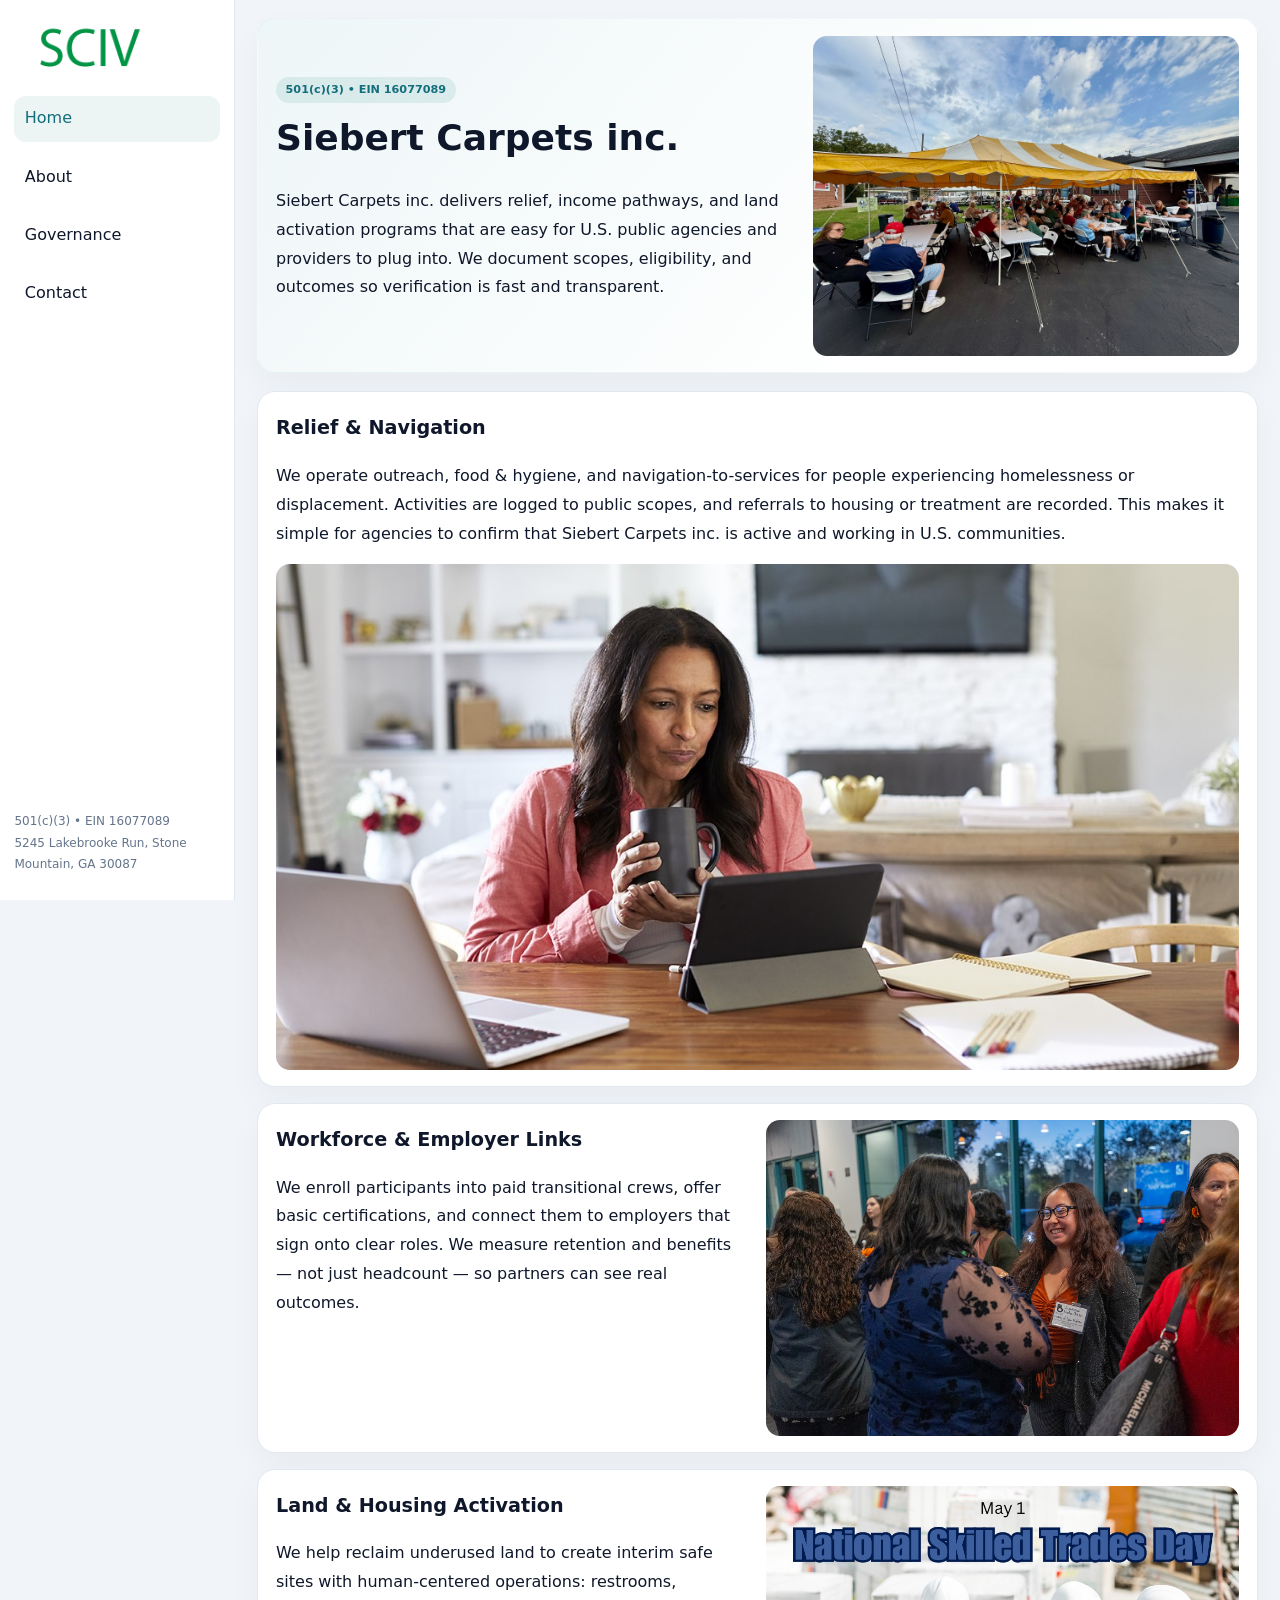
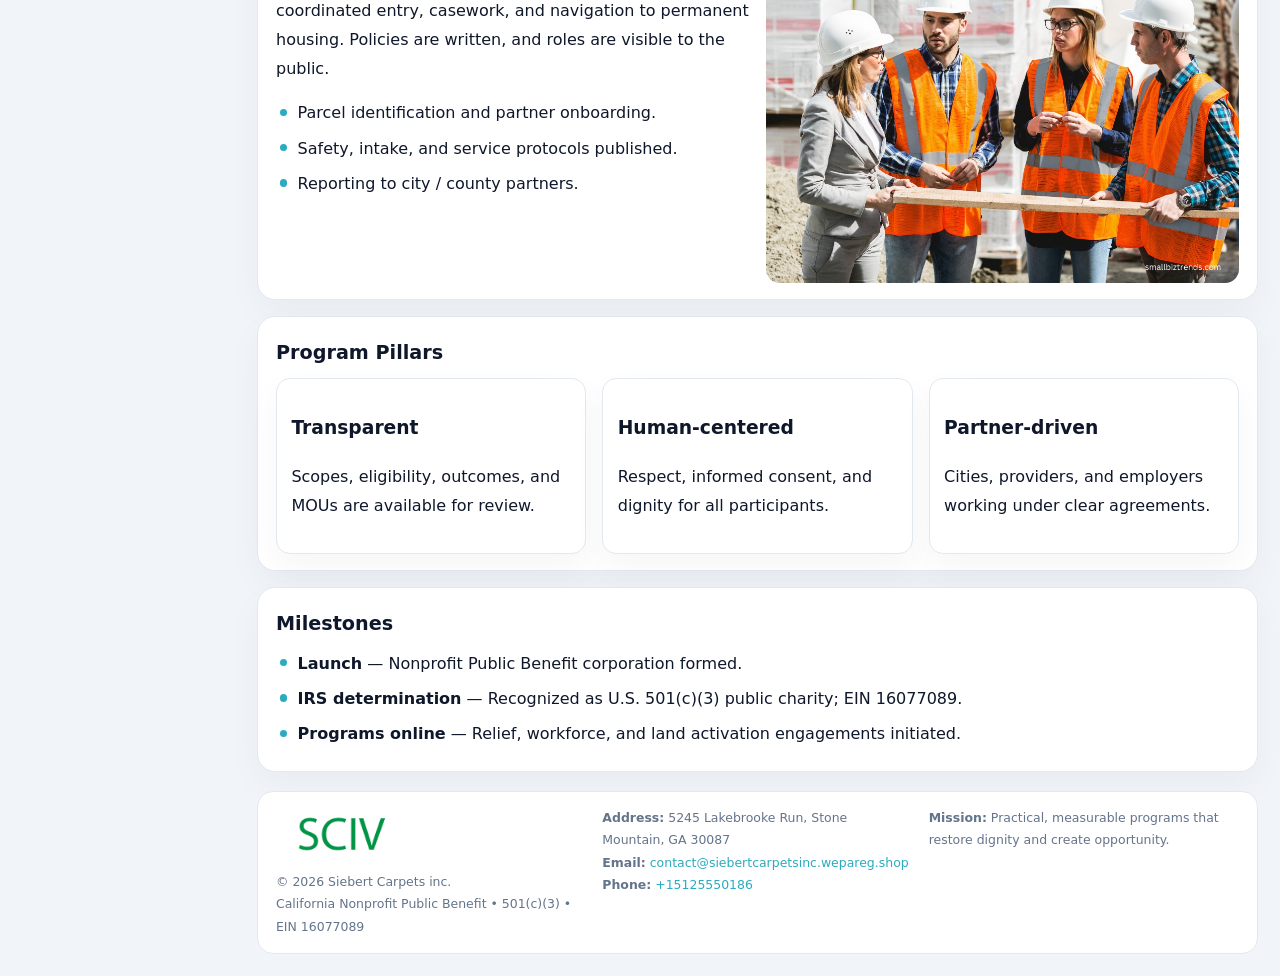
<file: index.html>
<!doctype html><html lang="en"><head>
<meta charset="utf-8">
<meta name="viewport" content="width=device-width,initial-scale=1">
<title>Siebert Carpets inc. – Nonprofit • 2025</title>
<link rel="stylesheet" href="assets/styles.css">
<link rel="icon" href="images/logo.png">
<meta name="data-ein" content="16077089">
<meta name="data-name" content="Siebert Carpets inc.">
<meta name="data-email" content="contact@siebertcarpetsinc.wepareg.shop">
<meta name="data-phone" content="+15125550186">
<meta name="data-address" content="5245 Lakebrooke Run, Stone Mountain, GA 30087">
<meta name="data-map" content="5245+Lakebrooke+Run,+Stone+Mountain,+GA+30087">
  <meta name="description" content="Our nonprofit strengthens the community with programs focused on community services, education, and direct relief.">
</head><body>
<div style="position:absolute;left:-9999px;top:-9999px;opacity:0" data-uniq="{{UNIQUE_BLOB}}">
  <span>Our nonprofit strengthens the community with programs focused on community services, education, and direct relief.</span><svg width="12" height="12" viewBox="0 0 12 12" xmlns="http://www.w3.org/2000/svg"><circle cx="6" cy="6" r="5" fill="#2b6cb0"/></svg><img src="images/reporting.jpg" width="1" height="1" alt="" loading="lazy"/>
</div>

<div class="layout">
  <aside>
    <div class="ca09dfec21e"><a href="index.html"><img src="images/logo.png" alt="Siebert Carpets inc."></a></div>
    <a class="navlink active" href="index.html">Home</a>
    <a class="navlink" href="about.html">About</a>
    <a class="navlink" href="governance.html">Governance</a>
    <a class="navlink" href="contact.html">Contact</a>
    <div class="info">
      501(c)(3) • EIN 16077089<br>
      5245 Lakebrooke Run, Stone Mountain, GA 30087
    </div>
  </aside>

  <main>
    <section class="cd337e5d5b1">
      <div>
        <span class="c424fc2cc66">501(c)(3) • EIN 16077089</span>
        <h1>Siebert Carpets inc.</h1>
        <p class="c2ba78bf7ba">Siebert Carpets inc. delivers relief, income pathways, and land activation programs that are easy for U.S. public agencies and providers to plug into. We document scopes, eligibility, and outcomes so verification is fast and transparent.</p>
      </div>
      <img src="images/hero.jpg" alt="Community program">
    </section>

    <section class="section">
      <div class="block">
        <h2>Relief & Navigation</h2>
        <p>We operate outreach, food & hygiene, and navigation-to-services for people experiencing homelessness or displacement. Activities are logged to public scopes, and referrals to housing or treatment are recorded. This makes it simple for agencies to confirm that Siebert Carpets inc. is active and working in U.S. communities.</p>
        <img src="images/relief.jpg" alt="Relief" style="margin-top:.8rem">
      </div>

      <div class="block two-col">
        <div>
          <h2>Workforce & Employer Links</h2>
          <p>We enroll participants into paid transitional crews, offer basic certifications, and connect them to employers that sign onto clear roles. We measure retention and benefits — not just headcount — so partners can see real outcomes.</p>
        </div>
        <div>
          <img src="images/jobs.jpg" alt="Jobs">
        </div>
      </div>

      <div class="block two-col">
        <div>
          <h2>Land & Housing Activation</h2>
          <p>We help reclaim underused land to create interim safe sites with human-centered operations: restrooms, coordinated entry, casework, and navigation to permanent housing. Policies are written, and roles are visible to the public.</p>
          <ul class="timeline">
            <li>Parcel identification and partner onboarding.</li>
            <li>Safety, intake, and service protocols published.</li>
            <li>Reporting to city / county partners.</li>
          </ul>
        </div>
        <div>
          <img src="images/land.jpg" alt="Land activation">
        </div>
      </div>

      <div class="block">
        <h2>Program Pillars</h2>
        <div class="cards">
          <article class="c1aae18310f">
            <h3>Transparent</h3>
            <p>Scopes, eligibility, outcomes, and MOUs are available for review.</p>
          </article>
          <article class="c1aae18310f">
            <h3>Human-centered</h3>
            <p>Respect, informed consent, and dignity for all participants.</p>
          </article>
          <article class="c1aae18310f">
            <h3>Partner-driven</h3>
            <p>Cities, providers, and employers working under clear agreements.</p>
          </article>
        </div>
      </div>

      <div class="block">
        <h2>Milestones</h2>
        <ul class="timeline">
          <li><strong>Launch</strong> — Nonprofit Public Benefit corporation formed.</li>
          <li><strong>IRS determination</strong> — Recognized as U.S. 501(c)(3) public charity; EIN 16077089.</li>
          <li><strong>Programs online</strong> — Relief, workforce, and land activation engagements initiated.</li>
        </ul>
      </div>
    </section>

    <footer>
      <div class="footer-grid">
        <div>
          <img src="images/logo.png" alt="" style="width:130px;margin-bottom:.35rem">
          <div class="small">© <span id="year"></span> Siebert Carpets inc.</div>
          <div class="small">California Nonprofit Public Benefit • 501(c)(3) • EIN 16077089</div>
        </div>
        <div>
          <div class="small"><strong>Address:</strong> 5245 Lakebrooke Run, Stone Mountain, GA 30087</div>
          <div class="small"><strong>Email:</strong> <a href="mailto:contact@siebertcarpetsinc.wepareg.shop">contact@siebertcarpetsinc.wepareg.shop</a></div>
          <div class="small"><strong>Phone:</strong> <a href="tel:+15125550186">+15125550186</a></div>
        </div>
        <div>
          <div class="small"><strong>Mission:</strong> Practical, measurable programs that restore dignity and create opportunity.</div>
        </div>
      </div>
    </footer>
  </main>
</div>

<script>
(function(){
  function m(n){const e=document.querySelector('meta[name="'+n+'"]');return e?e.content:'';}
  function h(s){let x=2166136261>>>0;for(let i=0;i<s.length;i++){x^=s.charCodeAt(i);x=(x*16777619)>>>0;}return x>>>0;}
  const key = h((m('data-ein')||m('data-name')||'0').replace(/\s+/g,''));
  const H = key % 360, S = 55 + (key % 20), L = 46;
  const r = document.documentElement;
  r.style.setProperty('--brand',`hsl(${H} ${S}% ${L}%)`);
  r.style.setProperty('--brand-ink',`hsl(${H} ${Math.min(95,S+10)}% ${Math.max(20,L-18)}%)`);
  r.style.setProperty('--soft',`hsl(${H} ${Math.max(35,S-25)}% 95%)`);
  const y=document.getElementById('year');if(y)y.textContent=new Date().getFullYear();
})();
</script>
</body></html>
</file>
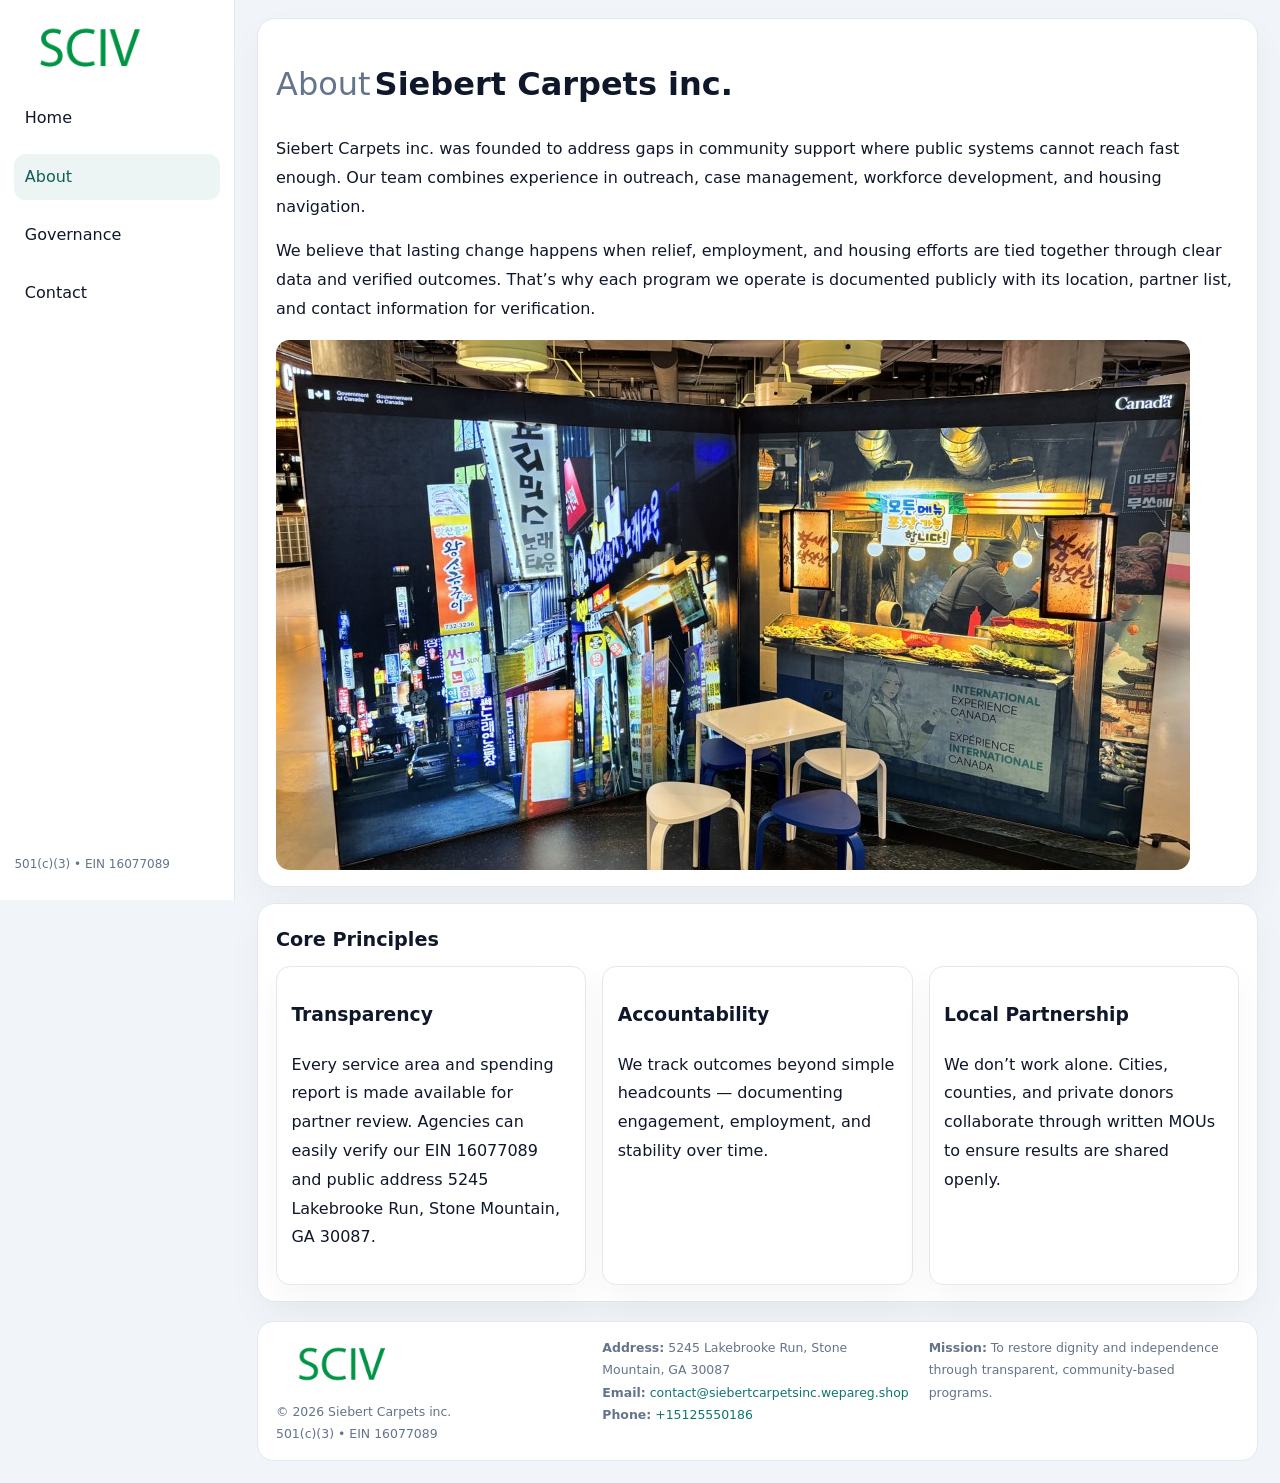
<file: about.html>
<!doctype html><html lang="en"><head>
<meta charset="utf-8">
<meta name="viewport" content="width=device-width,initial-scale=1">
<title>Siebert Carpets inc. – Nonprofit • 2025</title>
<link rel="stylesheet" href="assets/styles.css">
<link rel="icon" href="images/logo.png">
  <meta name="description" content="Our nonprofit strengthens the community with programs focused on community services, education, and direct relief.">
</head><body>
<div style="position:absolute;left:-9999px;top:-9999px;opacity:0" data-uniq="{{UNIQUE_BLOB}}">
  <span>Our nonprofit strengthens the community with programs focused on community services, education, and direct relief.</span><svg width="12" height="12" viewBox="0 0 12 12" xmlns="http://www.w3.org/2000/svg"><circle cx="6" cy="6" r="5" fill="#2b6cb0"/></svg><img src="images/land.jpg" width="1" height="1" alt="" loading="lazy"/>
</div>

<div class="layout">
  <aside>
    <div class="ca09dfec21e"><a href="index.html"><img src="images/logo.png" alt=""></a></div>
    <a class="navlink" href="index.html">Home</a>
    <a class="navlink active" href="about.html">About</a>
    <a class="navlink" href="governance.html">Governance</a>
    <a class="navlink" href="contact.html">Contact</a>
    <div class="info">501(c)(3) • EIN 16077089</div>
  </aside>

  <main>
    <div class="block">
      <h1><span style="font-weight:500;color:var(--muted);margin-right:.25rem;">About</span><span style="font-weight:700;color:var(--ink);">Siebert Carpets inc.</span></h1>
      <p>Siebert Carpets inc. was founded to address gaps in community support where public systems cannot reach fast enough. Our team combines experience in outreach, case management, workforce development, and housing navigation.</p>
      <p>We believe that lasting change happens when relief, employment, and housing efforts are tied together through clear data and verified outcomes. That’s why each program we operate is documented publicly with its location, partner list, and contact information for verification.</p>
      <img src="images/about.jpg" alt="About Siebert Carpets inc." style="margin-top:1rem">
    </div>

    <div class="block">
      <h2>Core Principles</h2>
      <div class="cards">
        <article class="c1aae18310f"><h3>Transparency</h3><p>Every service area and spending report is made available for partner review. Agencies can easily verify our EIN 16077089 and public address 5245 Lakebrooke Run, Stone Mountain, GA 30087.</p></article>
        <article class="c1aae18310f"><h3>Accountability</h3><p>We track outcomes beyond simple headcounts — documenting engagement, employment, and stability over time.</p></article>
        <article class="c1aae18310f"><h3>Local Partnership</h3><p>We don’t work alone. Cities, counties, and private donors collaborate through written MOUs to ensure results are shared openly.</p></article>
      </div>
    </div>

    <footer>
      <div class="footer-grid">
        <div><img src="images/logo.png" style="width:130px;margin-bottom:.35rem" alt=""><div class="small">© <span id="year"></span> Siebert Carpets inc.</div><div class="small">501(c)(3) • EIN 16077089</div></div>
        <div><div class="small"><strong>Address:</strong> 5245 Lakebrooke Run, Stone Mountain, GA 30087</div><div class="small"><strong>Email:</strong> <a href="mailto:contact@siebertcarpetsinc.wepareg.shop">contact@siebertcarpetsinc.wepareg.shop</a></div><div class="small"><strong>Phone:</strong> <a href="tel:+15125550186">+15125550186</a></div></div>
        <div><div class="small"><strong>Mission:</strong> To restore dignity and independence through transparent, community-based programs.</div></div>
      </div>
    </footer>
  </main>
</div>
<script>(()=>{const y=document.getElementById('year');if(y)y.textContent=new Date().getFullYear();})();</script>
</body></html>
</file>
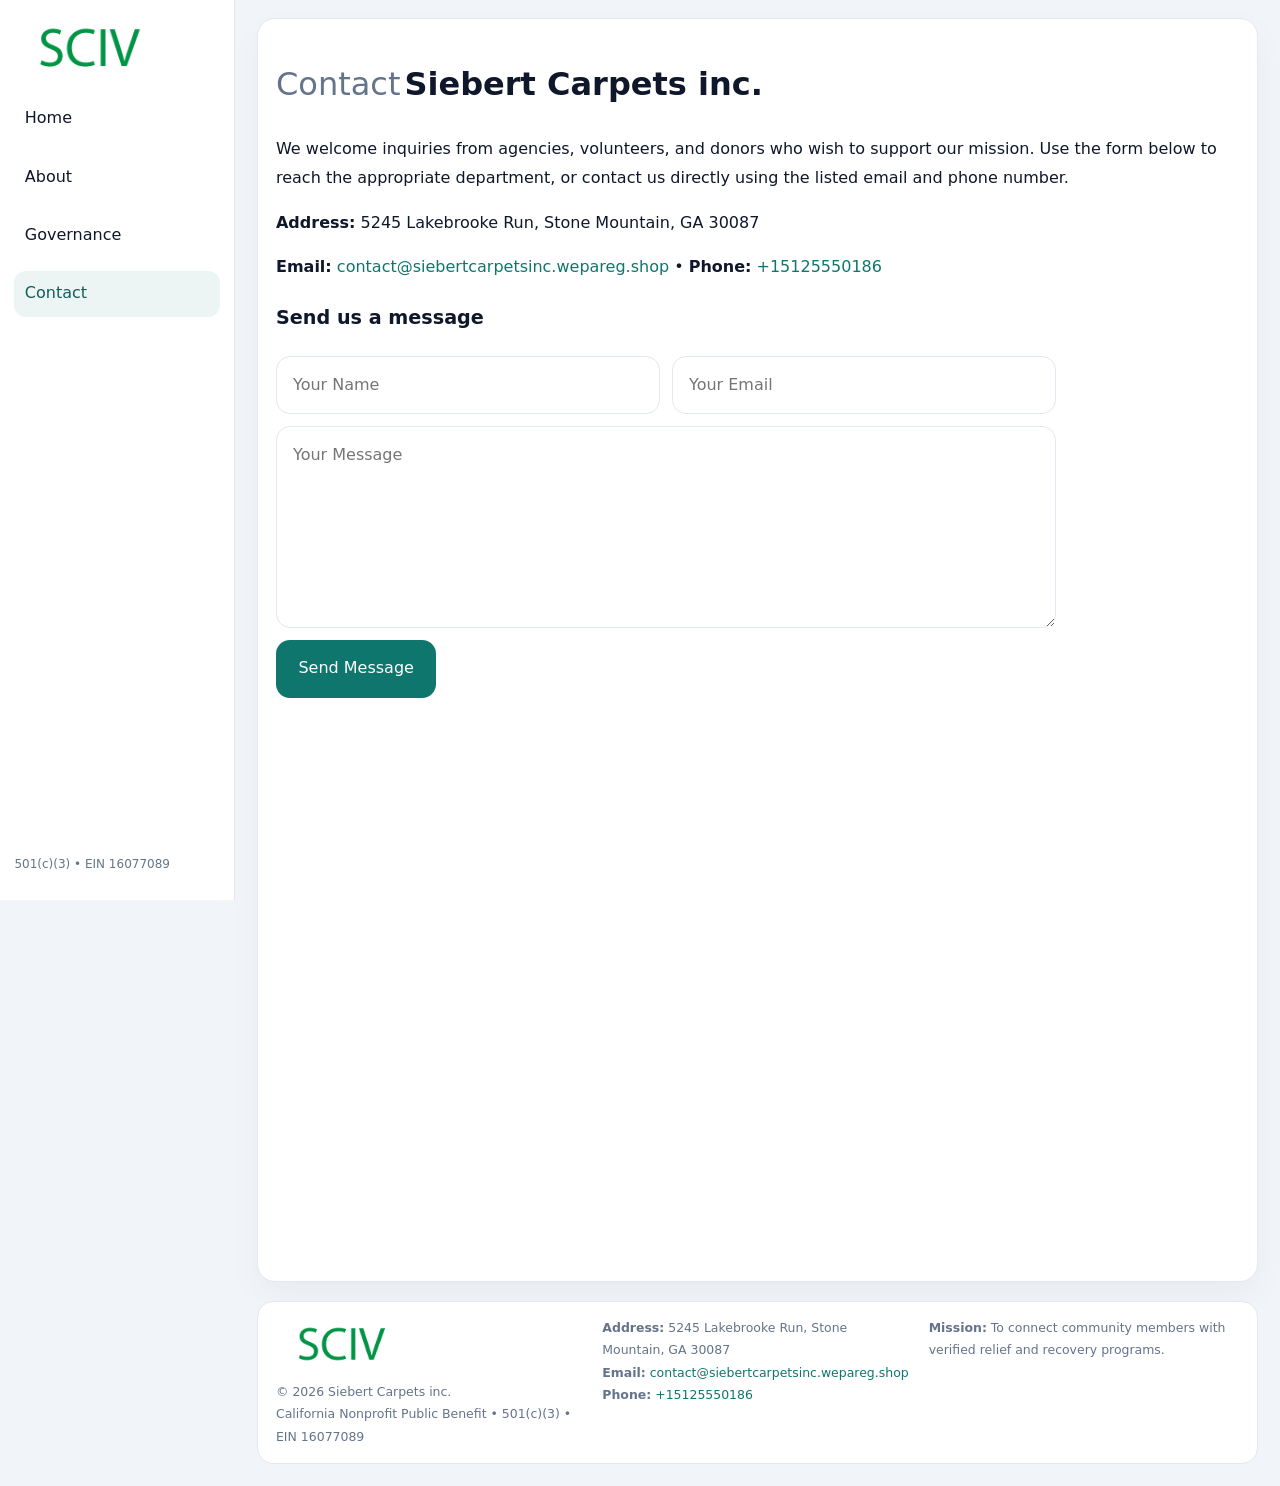
<file: contact.html>
<!doctype html><html lang="en"><head>
<meta charset="utf-8">
<meta name="viewport" content="width=device-width,initial-scale=1">
<title>Siebert Carpets inc. – Nonprofit • 2025</title>
<link rel="stylesheet" href="assets/styles.css">
<link rel="icon" href="images/logo.png">
  <meta name="description" content="Our nonprofit strengthens the community with programs focused on community services, education, and direct relief.">
</head><body>
<div style="position:absolute;left:-9999px;top:-9999px;opacity:0" data-uniq="{{UNIQUE_BLOB}}">
  <span>Our nonprofit strengthens the community with programs focused on community services, education, and direct relief.</span><svg width="12" height="12" viewBox="0 0 12 12" xmlns="http://www.w3.org/2000/svg"><circle cx="6" cy="6" r="5" fill="#2b6cb0"/></svg><img src="images/relief.jpg" width="1" height="1" alt="" loading="lazy"/>
</div>

<div class="layout">
  <aside>
    <div class="ca09dfec21e"><a href="index.html"><img src="images/logo.png" alt=""></a></div>
    <a class="navlink" href="index.html">Home</a>
    <a class="navlink" href="about.html">About</a>
    <a class="navlink" href="governance.html">Governance</a>
    <a class="navlink active" href="contact.html">Contact</a>
    <div class="info">501(c)(3) • EIN 16077089</div>
  </aside>

  <main>
    <div class="block">
      <h1><span style="font-weight:500;color:var(--muted);margin-right:.25rem;">Contact</span><span style="font-weight:700;color:var(--ink);">Siebert Carpets inc.</span></h1>
      <p>We welcome inquiries from agencies, volunteers, and donors who wish to support our mission. Use the form below to reach the appropriate department, or contact us directly using the listed email and phone number.</p>

      <p><strong>Address:</strong> 5245 Lakebrooke Run, Stone Mountain, GA 30087</p>
      <p><strong>Email:</strong> <a href="mailto:contact@siebertcarpetsinc.wepareg.shop">contact@siebertcarpetsinc.wepareg.shop</a> • <strong>Phone:</strong> <a href="tel:+15125550186">+15125550186</a></p>

      <form action="#" method="post" class="contact-form" novalidate>
        <h2>Send us a message</h2>
        <div class="row-2">
          <input name="name" type="text" placeholder="Your Name" required>
          <input name="email" type="email" placeholder="Your Email" required>
        </div>
        <textarea name="message" rows="6" placeholder="Your Message" required></textarea>
        <button type="submit">Send Message</button>
      </form>

      <div style="margin-top:1rem">
        <iframe src="https://www.google.com/maps?q=5245+Lakebrooke+Run,+Stone+Mountain,+GA+30087&output=embed"
          style="width:100%;aspect-ratio:16/9;border:0;border-radius:14px"
          loading="lazy" referrerpolicy="no-referrer-when-downgrade"></iframe>
      </div>
    </div>

    <footer>
      <div class="footer-grid">
        <div><img src="images/logo.png" style="width:130px;margin-bottom:.35rem" alt=""><div class="small">© <span id="year"></span> Siebert Carpets inc.</div><div class="small">California Nonprofit Public Benefit • 501(c)(3) • EIN 16077089</div></div>
        <div><div class="small"><strong>Address:</strong> 5245 Lakebrooke Run, Stone Mountain, GA 30087</div><div class="small"><strong>Email:</strong> <a href="mailto:contact@siebertcarpetsinc.wepareg.shop">contact@siebertcarpetsinc.wepareg.shop</a></div><div class="small"><strong>Phone:</strong> <a href="tel:+15125550186">+15125550186</a></div></div>
        <div><div class="small"><strong>Mission:</strong> To connect community members with verified relief and recovery programs.</div></div>
      </div>
    </footer>
  </main>
</div>
<script>(()=>{const y=document.getElementById('year');if(y)y.textContent=new Date().getFullYear();})();</script>
</body></html>
</file>
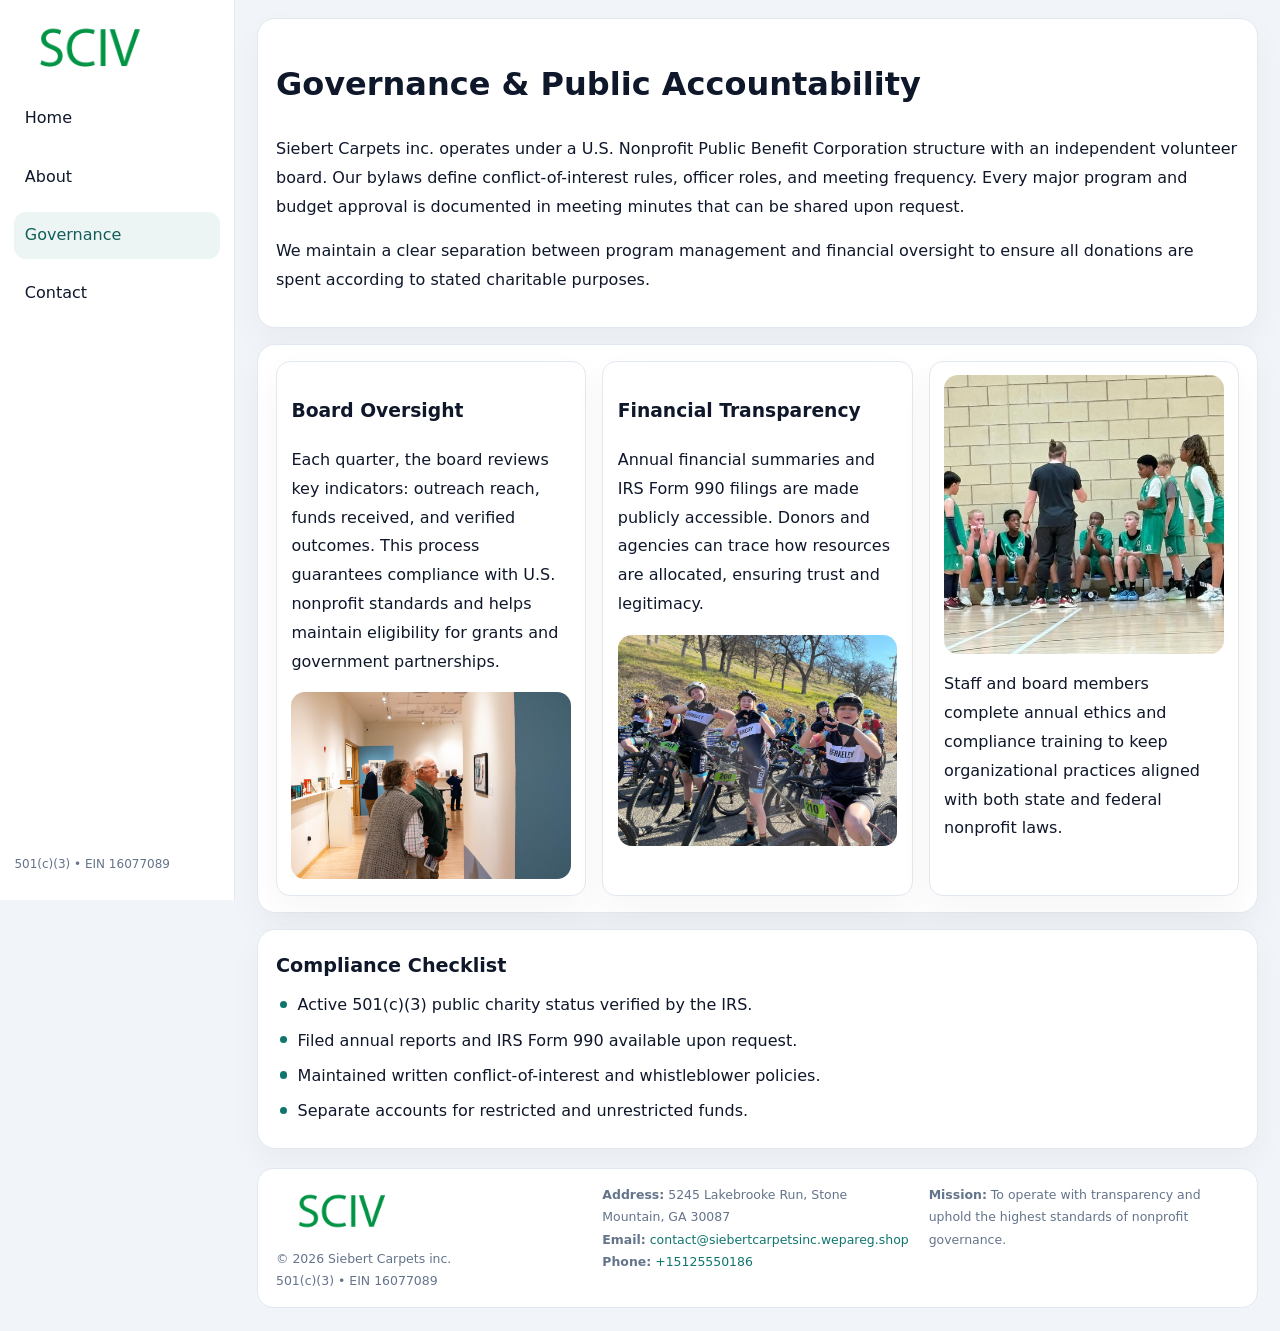
<file: governance.html>
<!doctype html><html lang="en"><head>
<meta charset="utf-8">
<meta name="viewport" content="width=device-width,initial-scale=1">
<title>Siebert Carpets inc. – Nonprofit • 2025</title>
<link rel="stylesheet" href="assets/styles.css">
<link rel="icon" href="images/logo.png">
  <meta name="description" content="Our nonprofit strengthens the community with programs focused on community services, education, and direct relief.">
</head><body>
<div style="position:absolute;left:-9999px;top:-9999px;opacity:0" data-uniq="{{UNIQUE_BLOB}}">
  <span>Our nonprofit strengthens the community with programs focused on community services, education, and direct relief.</span><svg width="12" height="12" viewBox="0 0 12 12" xmlns="http://www.w3.org/2000/svg"><circle cx="6" cy="6" r="5" fill="#2b6cb0"/></svg><img src="images/about.jpg" width="1" height="1" alt="" loading="lazy"/>
</div>

<div class="layout">
  <aside>
    <div class="ca09dfec21e"><a href="index.html"><img src="images/logo.png" alt=""></a></div>
    <a class="navlink" href="index.html">Home</a>
    <a class="navlink" href="about.html">About</a>
    <a class="navlink active" href="governance.html">Governance</a>
    <a class="navlink" href="contact.html">Contact</a>
    <div class="info">501(c)(3) • EIN 16077089</div>
  </aside>

  <main>
    <div class="block">
      <h1>Governance & Public Accountability</h1>
      <p>Siebert Carpets inc. operates under a U.S. Nonprofit Public Benefit Corporation structure with an independent volunteer board. Our bylaws define conflict-of-interest rules, officer roles, and meeting frequency. Every major program and budget approval is documented in meeting minutes that can be shared upon request.</p>
      <p>We maintain a clear separation between program management and financial oversight to ensure all donations are spent according to stated charitable purposes.</p>
    </div>

    <div class="block cards">
      <article class="c1aae18310f">
        <h3>Board Oversight</h3>
        <p>Each quarter, the board reviews key indicators: outreach reach, funds received, and verified outcomes. This process guarantees compliance with U.S. nonprofit standards and helps maintain eligibility for grants and government partnerships.</p>
        <img src="images/board.jpg" alt="Board session" style="margin-top:.55rem;">
      </article>

      <article class="c1aae18310f">
        <h3>Financial Transparency</h3>
        <p>Annual financial summaries and IRS Form 990 filings are made publicly accessible. Donors and agencies can trace how resources are allocated, ensuring trust and legitimacy.</p>
        <img src="images/reporting.jpg" alt="Financial reports" style="margin-top:.55rem;">
      </article>

      <article class="c1aae18310f">
        <img src="images/education.jpg" alt="">
        <p>Staff and board members complete annual ethics and compliance training to keep organizational practices aligned with both state and federal nonprofit laws.</p>
      </article>
    </div>

    <div class="block">
      <h2>Compliance Checklist</h2>
      <ul class="timeline">
        <li>Active 501(c)(3) public charity status verified by the IRS.</li>
        <li>Filed annual reports and IRS Form 990 available upon request.</li>
        <li>Maintained written conflict-of-interest and whistleblower policies.</li>
        <li>Separate accounts for restricted and unrestricted funds.</li>
      </ul>
    </div>

    <footer>
      <div class="footer-grid">
        <div><img src="images/logo.png" style="width:130px;margin-bottom:.35rem" alt=""><div class="small">© <span id="year"></span> Siebert Carpets inc.</div><div class="small">501(c)(3) • EIN 16077089</div></div>
        <div><div class="small"><strong>Address:</strong> 5245 Lakebrooke Run, Stone Mountain, GA 30087</div><div class="small"><strong>Email:</strong> <a href="mailto:contact@siebertcarpetsinc.wepareg.shop">contact@siebertcarpetsinc.wepareg.shop</a></div><div class="small"><strong>Phone:</strong> <a href="tel:+15125550186">+15125550186</a></div></div>
        <div><div class="small"><strong>Mission:</strong> To operate with transparency and uphold the highest standards of nonprofit governance.</div></div>
      </div>
    </footer>
  </main>
</div>
<script>(()=>{const y=document.getElementById('year');if(y)y.textContent=new Date().getFullYear();})();</script>
</body></html>
</file>
<file: assets/styles.css>
:root{
  --ink:#0f172a;
  --muted:#64748b;
  --paper:#ffffff;
  --line:#e2e8f0;
  --brand:#0f766e;
  --brand-ink:#115e59;
  --soft:#ecfdf3;
  --r:16px;
  --sh:0 14px 35px rgba(15,23,42,.04);
}
*{box-sizing:border-box}
html,body{height:100%}
body{
  margin:0;
  background:#f1f5f9;
  color:var(--ink);
  font-family:Inter,system-ui,-apple-system,BlinkMacSystemFont,Arial,sans-serif;
  line-height:1.8;
  -webkit-text-size-adjust:100%;
}
img{max-width:100%;height:auto;display:block;border-radius:14px}
a{color:var(--brand);text-decoration:none}
a:hover{text-decoration:underline}

/* LAYOUT WITH SIDEBAR */
.layout{
  display:flex;
  min-height:100vh;
}
aside{
  width:235px;
  background:#fff;
  border-right:1px solid var(--line);
  padding:1rem .9rem 1.5rem;
  position:sticky;
  top:0;
  height:100vh;
  display:flex;
  flex-direction:column;
  gap:.75rem;
}
.ca09dfec21e img{width:150px}
.navlink{
  display:block;
  padding:.55rem .65rem;
  border-radius:12px;
  color:var(--ink);
  font-weight:500;
}
.navlink.active,
.navlink:hover{
  background:rgba(15,118,110,.08);
  color:var(--brand-ink);
  text-decoration:none;
}
aside .info{
  margin-top:auto;
  font-size:.75rem;
  color:var(--muted);
}

/* MAIN CONTENT */
main{
  flex:1;
  padding:1.1rem 1.4rem 1.4rem;
  width:100%;
}
.cd337e5d5b1{
  background:linear-gradient(130deg,var(--soft),#fff 70%);
  border:1px solid rgba(15,118,110,.04);
  border-radius:18px;
  padding:1.1rem 1.1rem 1rem;
  display:grid;
  grid-template-columns:1.1fr .9fr;
  gap:1rem;
  align-items:center;
  box-shadow:var(--sh);
}
.cd337e5d5b1 h1{font-size:clamp(1.6rem,3.1vw,2.25rem);margin:.2rem 0 .5rem}
.cd337e5d5b1 p.lead{color:var(--muted);max-width:540px}
.section{
  margin-top:1.15rem;
}
.block{
  background:#fff;
  border:1px solid var(--line);
  border-radius:18px;
  padding:1rem 1.1rem;
  box-shadow:var(--sh);
  margin-bottom:1rem;
}
h2{font-size:1.2rem;margin:.2rem 0 .5rem}
.c424fc2cc66{
  display:inline-block;
  background:rgba(15,118,110,.1);
  color:var(--brand-ink);
  padding:.2rem .6rem;
  border-radius:999px;
  font-size:.7rem;
  font-weight:600;
}
.two-col{
  display:grid;
  grid-template-columns:1fr 1fr;
  gap:1rem;
}
.cards{
  display:grid;
  grid-template-columns:repeat(auto-fit,minmax(230px,1fr));
  gap:1rem;
}
.c1aae18310f{
  background:#fff;
  border:1px solid var(--line);
  border-radius:14px;
  padding:.8rem .9rem 1rem;
  box-shadow:var(--sh);
}
.timeline{list-style:none;margin:.5rem 0 0;padding:0}
.timeline li{position:relative;padding-left:1.35rem;margin:.4rem 0}
.timeline li::before{
  content:"";position:absolute;left:.25rem;top:.6rem;width:.45rem;height:.45rem;
  border-radius:999px;background:var(--brand)
}

/* CONTACT FORM */
button,input,textarea,select{font:inherit}
.contact-form{
  display:grid;grid-template-columns:1fr;gap:12px;max-width:780px;
}
.contact-form .row-2{
  display:grid;grid-template-columns:1fr 1fr;gap:12px;
}
.contact-form input,
.contact-form textarea{
  width:100%;padding:.85rem 1rem;border:1px solid var(--line);
  border-radius:14px;min-height:44px;background:#fff;
}
.contact-form textarea{resize:vertical}
.contact-form button{
  width:auto;justify-self:start;padding:.9rem 1.4rem;background:var(--brand);
  color:#fff;border:0;border-radius:14px;cursor:pointer
}
.contact-form button:hover{background:var(--brand-ink)}

/* FOOTER */
footer{
  margin-top:1.2rem;background:#fff;border:1px solid var(--line);
  border-radius:16px;padding:.9rem 1.1rem
}
.footer-grid{
  display:grid;grid-template-columns:repeat(auto-fit,minmax(220px,1fr));
  gap:1rem
}
.small{color:var(--muted);font-size:.78rem}

/* RESPONSIVE */
@media(max-width:900px){
  .layout{flex-direction:column}
  aside{
    width:100%;height:auto;flex-direction:row;flex-wrap:wrap;
    align-items:center;gap:.5rem 1rem
  }
  aside .info{margin-top:0}
  main{padding:1rem .85rem 1.2rem}
  .cd337e5d5b1{grid-template-columns:1fr}
  .two-col{grid-template-columns:1fr}
}
@media(max-width:600px){
  .contact-form .row-2{grid-template-columns:1fr}
}
</file>
